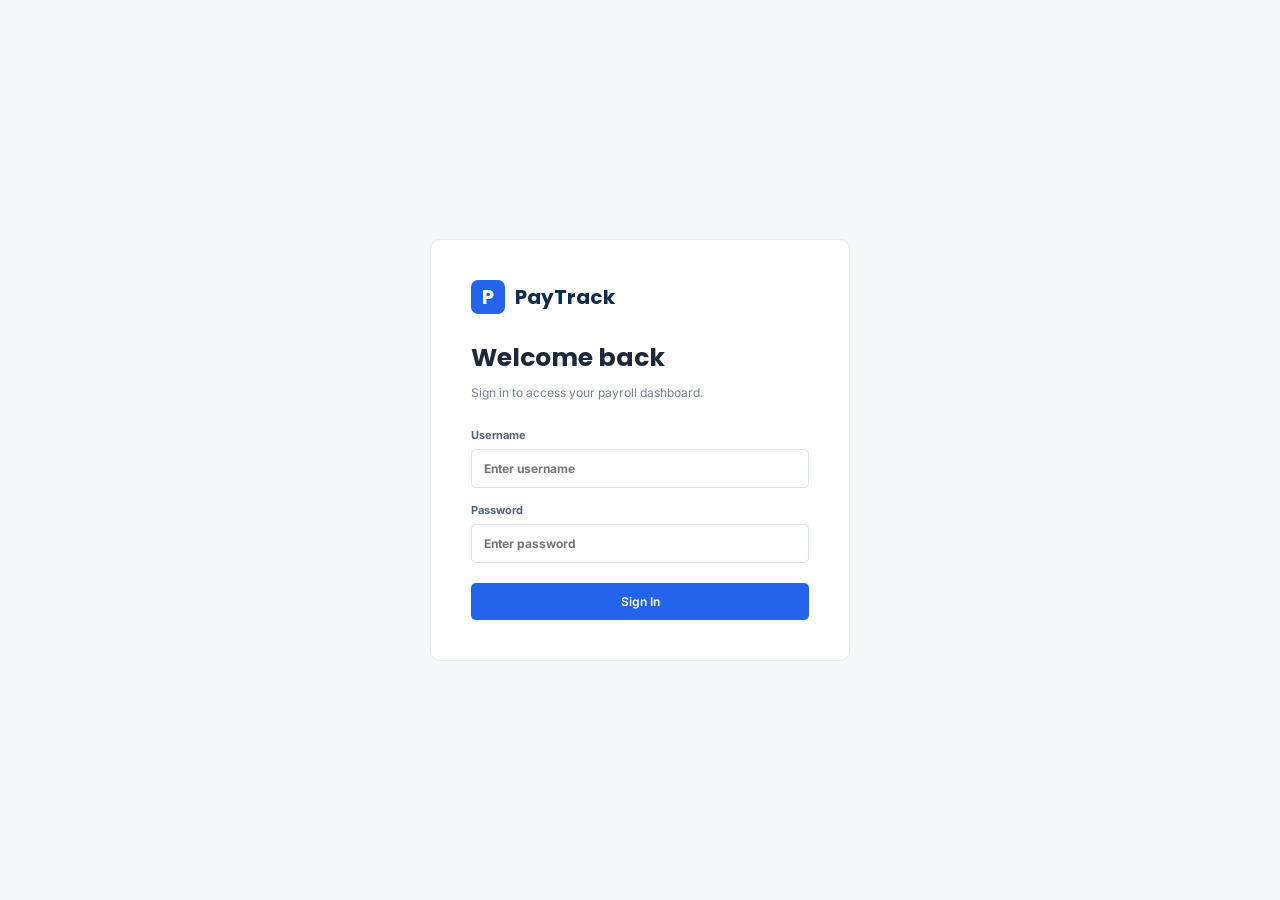
<file: index.html>
<!DOCTYPE html>
<html lang="en">
<head>
    <meta charset="UTF-8">
    <meta name="viewport" content="width=device-width, initial-scale=1.0">
    <title>PayTrack | Payroll Management</title>

    <link rel="preconnect" href="https://fonts.googleapis.com">
    <link rel="preconnect" href="https://fonts.gstatic.com" crossorigin>
    <link href="https://fonts.googleapis.com/css2?family=Inter:wght@400;500;600;700&family=Poppins:wght@500;600;700&display=swap" rel="stylesheet">

    <link rel="stylesheet" href="style.css">
</head>
<body>

<header class="topbar">
    <a href="#" class="brand">
        <span class="brand-logo">P</span>
        PayTrack
    </a>

    <nav class="navigation">
        <a href="#overview" class="nav-link active" data-page="overview">Overview</a>
        <a href="#employees" class="nav-link" data-page="employees">Employees</a>
        <a href="#payroll" class="nav-link" data-page="payroll">Payroll</a>
    </nav>

    <div class="topbar-right">
        <span class="admin-label">Administrator</span>
        <button class="btn btn-outline" id="logoutButton">Logout</button>
    </div>
</header>

<main class="container">

    <section class="page-heading">
        <div>
            <p class="eyebrow">PAYROLL MANAGEMENT / <span id="currentSection">OVERVIEW</span></p>
            <h1 id="pageTitle">Payroll Overview</h1>
            <p id="pageDescription">Manage your workforce and payroll operations.</p>
        </div>

        <div class="current-date" id="currentDate"></div>
    </section>

    <!-- OVERVIEW -->

    <section class="page-section" id="overviewPage">

        <div class="stats-grid">

            <div class="stat-card">
                <p>Total Employees</p>
                <h2 id="totalEmployees">0</h2>
                <span>Registered employees</span>
            </div>

            <div class="stat-card">
                <p>Active Employees</p>
                <h2 id="activeEmployees">0</h2>
                <span>Currently working</span>
            </div>

            <div class="stat-card">
                <p>Payroll Records</p>
                <h2 id="totalPayrolls">0</h2>
                <span>Generated payrolls</span>
            </div>

            <div class="stat-card">
                <p>Total Net Payroll</p>
                <h2 id="totalNetPayroll">₹0</h2>
                <span>Recorded net payments</span>
            </div>

        </div>

        <div class="panel">
            <div class="panel-heading">
                <div>
                    <h3>Recent Payroll Activity</h3>
                    <p>Recently generated salary records</p>
                </div>

                <button class="btn btn-outline" data-navigate="payroll">
                    View All
                </button>
            </div>

            <div class="table-container">
                <table>
                    <thead>
                        <tr>
                            <th>EMPLOYEE</th>
                            <th>PERIOD</th>
                            <th>GROSS SALARY</th>
                            <th>NET SALARY</th>
                            <th>DATE</th>
                        </tr>
                    </thead>
                    <tbody id="recentPayrollTable">
                        <tr>
                            <td colspan="5" class="empty-state">No payroll records available.</td>
                        </tr>
                    </tbody>
                </table>
            </div>
        </div>

    </section>

    <!-- EMPLOYEES -->

    <section class="page-section" id="employeesPage" hidden>

        <div class="section-toolbar">
            <div>
                <h2>Employee Directory</h2>
                <p>Manage employee information and salary details.</p>
            </div>

            <button class="btn btn-primary" id="addEmployeeButton">
                + Add Employee
            </button>
        </div>

        <div class="panel">
            <div class="table-toolbar">
                <input type="search" id="employeeSearch" placeholder="Search employees...">
                <span id="employeeCount">0 employees</span>
            </div>

            <div class="table-container">
                <table>
                    <thead>
                        <tr>
                            <th>EMPLOYEE</th>
                            <th>DEPARTMENT</th>
                            <th>DESIGNATION</th>
                            <th>BASIC SALARY</th>
                            <th>STATUS</th>
                            <th>ACTIONS</th>
                        </tr>
                    </thead>
                    <tbody id="employeeTable">
                        <tr>
                            <td colspan="6" class="empty-state">No employees found.</td>
                        </tr>
                    </tbody>
                </table>
            </div>
        </div>

    </section>

    <!-- PAYROLL -->

    <section class="page-section" id="payrollPage" hidden>

        <div class="section-toolbar">
            <div>
                <h2>Payroll Processing</h2>
                <p>Generate salaries and manage payroll history.</p>
            </div>

            <button class="btn btn-primary" id="generatePayrollButton">
                + Generate Payroll
            </button>
        </div>

        <div class="panel">
            <div class="table-toolbar">
                <input type="month" id="payrollMonth">
                <span id="payrollCount">0 records</span>
            </div>

            <div class="table-container">
                <table>
                    <thead>
                        <tr>
                            <th>EMPLOYEE</th>
                            <th>PERIOD</th>
                            <th>GROSS SALARY</th>
                            <th>DEDUCTIONS</th>
                            <th>NET SALARY</th>
                            <th>ACTIONS</th>
                        </tr>
                    </thead>
                    <tbody id="payrollTable">
                        <tr>
                            <td colspan="6" class="empty-state">No payroll records found.</td>
                        </tr>
                    </tbody>
                </table>
            </div>
        </div>

    </section>

</main>

<!-- EMPLOYEE MODAL -->

<div class="modal-overlay" id="employeeModal" hidden>
    <div class="modal">

        <div class="modal-header">
            <div>
                <p class="eyebrow">EMPLOYEE INFORMATION</p>
                <h2 id="employeeModalTitle">Add Employee</h2>
            </div>
            <button class="close-button" data-close="employeeModal">×</button>
        </div>

        <form id="employeeForm">

            <input type="hidden" id="employeeId">

            <div class="form-grid">

                <label>
                    Full Name
                    <input type="text" id="fullName" required>
                </label>

                <label>
                    Email Address
                    <input type="email" id="email" required>
                </label>

                <label>
                    Department
                    <input type="text" id="department" required>
                </label>

                <label>
                    Designation
                    <input type="text" id="designation" required>
                </label>

                <label>
                    Basic Salary (₹)
                    <input type="number" id="basicSalary" min="0.01" step="0.01" required>
                </label>

                <label>
                    HRA (₹)
                    <input type="number" id="hra" min="0" step="0.01" value="0" required>
                </label>

                <label>
                    Allowances (₹)
                    <input type="number" id="allowances" min="0" step="0.01" value="0" required>
                </label>

                <label>
                    Other Deductions (₹)
                    <input type="number" id="otherDeductions" min="0" step="0.01" value="0" required>
                </label>

                <label class="checkbox-label">
                    <input type="checkbox" id="active" checked>
                    Active Employee
                </label>

            </div>

            <div class="modal-actions">
                <button type="button" class="btn btn-outline" data-close="employeeModal">Cancel</button>
                <button type="submit" class="btn btn-primary">Save Employee</button>
            </div>

        </form>
    </div>
</div>

<!-- PAYROLL MODAL -->

<div class="modal-overlay" id="payrollModal" hidden>
    <div class="modal modal-small">

        <div class="modal-header">
            <div>
                <p class="eyebrow">MONTHLY PROCESSING</p>
                <h2>Generate Payroll</h2>
            </div>
            <button class="close-button" data-close="payrollModal">×</button>
        </div>

        <form id="payrollForm">

            <label>
                Select Employee
                <select id="payrollEmployee" required>
                    <option value="">Select an employee</option>
                </select>
            </label>

            <label>
                Pay Period
                <input type="month" id="payPeriod" required>
            </label>

            <p class="form-note">
                Payroll deductions will be calculated using the configured project rates.
            </p>

            <div class="modal-actions">
                <button type="button" class="btn btn-outline" data-close="payrollModal">Cancel</button>
                <button type="submit" class="btn btn-primary">Generate</button>
            </div>

        </form>
    </div>
</div>

<div id="toast" class="toast"></div>

<script src="app.js"></script>
</body>
</html>
</file>
<file: style.css>
:root {
    --navy: #102b50;
    --blue: #2463eb;
    --blue-dark: #194fc4;
    --background: #f5f7fa;
    --white: #ffffff;
    --text: #1d2939;
    --muted: #758195;
    --border: #e5e9f0;
    --green: #16845b;
    --red: #c24141;
}

* {
    box-sizing: border-box;
    margin: 0;
    padding: 0;
}

body {
    background: var(--background);
    color: var(--text);
    font-family: "Inter", sans-serif;
    font-size: 14px;
}

button, input, select {
    font: inherit;
}

button {
    cursor: pointer;
}

[hidden] {
    display: none !important;
}

/* NAVIGATION */

.topbar {
    height: 74px;
    padding: 0 5%;
    background: var(--white);
    border-bottom: 1px solid var(--border);
    display: flex;
    align-items: center;
    gap: 55px;
    position: sticky;
    top: 0;
    z-index: 5;
}

.brand {
    display: flex;
    align-items: center;
    gap: 10px;
    text-decoration: none;
    color: var(--navy);
    font-family: "Poppins", sans-serif;
    font-weight: 700;
    font-size: 20px;
}

.brand-logo {
    width: 34px;
    height: 34px;
    display: grid;
    place-items: center;
    background: var(--blue);
    color: white;
    border-radius: 7px;
}

.navigation {
    display: flex;
    height: 100%;
    gap: 28px;
}

.nav-link {
    display: flex;
    align-items: center;
    text-decoration: none;
    color: var(--muted);
    font-weight: 600;
    border-bottom: 2px solid transparent;
}

.nav-link.active,
.nav-link:hover {
    color: var(--blue);
    border-color: var(--blue);
}

.topbar-right {
    margin-left: auto;
    display: flex;
    align-items: center;
    gap: 18px;
}

.admin-label {
    font-size: 12px;
    font-weight: 600;
    color: var(--muted);
}

/* PAGE */

.container {
    max-width: 1450px;
    margin: auto;
    padding: 38px 5% 70px;
}

.page-heading {
    display: flex;
    justify-content: space-between;
    align-items: flex-end;
    margin-bottom: 28px;
}

.eyebrow {
    font-size: 10px;
    letter-spacing: 1.2px;
    font-weight: 700;
    color: #8995a6;
}

.page-heading h1 {
    font-family: "Poppins", sans-serif;
    font-size: 27px;
    margin: 10px 0 5px;
    letter-spacing: -0.6px;
}

.page-heading p,
.section-toolbar p {
    color: var(--muted);
    font-size: 13px;
}

.current-date {
    color: var(--muted);
    font-size: 12px;
}

/* STATISTICS */

.stats-grid {
    display: grid;
    grid-template-columns: repeat(4, 1fr);
    gap: 17px;
    margin-bottom: 24px;
}

.stat-card {
    background: var(--white);
    border: 1px solid var(--border);
    border-radius: 8px;
    padding: 21px;
}

.stat-card p {
    color: var(--muted);
    font-weight: 600;
    font-size: 12px;
}

.stat-card h2 {
    font-family: "Poppins", sans-serif;
    font-size: 27px;
    margin: 15px 0 4px;
}

.stat-card span {
    color: #9aa4b2;
    font-size: 11px;
}

/* PANELS AND TABLES */

.panel {
    background: var(--white);
    border: 1px solid var(--border);
    border-radius: 9px;
    overflow: hidden;
}

.panel-heading {
    padding: 21px 23px;
    display: flex;
    justify-content: space-between;
    align-items: center;
    border-bottom: 1px solid var(--border);
}

.panel-heading h3,
.section-toolbar h2 {
    font-family: "Poppins", sans-serif;
    font-size: 17px;
    margin-bottom: 5px;
}

.panel-heading p {
    color: var(--muted);
    font-size: 12px;
}

.table-container {
    width: 100%;
    overflow-x: auto;
}

table {
    width: 100%;
    border-collapse: collapse;
    white-space: nowrap;
}

th {
    background: #fafbfd;
    padding: 14px 20px;
    text-align: left;
    font-size: 10px;
    letter-spacing: 0.7px;
    color: #8a96a7;
    border-bottom: 1px solid var(--border);
}

td {
    padding: 15px 20px;
    font-size: 12px;
    color: #4c5a6d;
    border-bottom: 1px solid #edf0f4;
}

tbody tr:last-child td {
    border-bottom: none;
}

.empty-state {
    text-align: center;
    color: #8b96a5;
    padding: 30px;
}

/* BUTTONS */

.btn {
    padding: 10px 15px;
    border-radius: 5px;
    font-size: 12px;
    font-weight: 600;
    border: 1px solid transparent;
}

.btn-primary {
    background: var(--blue);
    color: white;
}

.btn-primary:hover {
    background: var(--blue-dark);
}

.btn-outline {
    background: white;
    border-color: #dce2ea;
    color: #526176;
}

.btn-outline:hover {
    border-color: var(--blue);
    color: var(--blue);
}

.action-button {
    background: none;
    border: none;
    color: var(--blue);
    font-size: 11px;
    font-weight: 600;
    margin-right: 12px;
}

.action-button.delete {
    color: var(--red);
}

/* EMPLOYEE AND PAYROLL TOOLBARS */

.section-toolbar {
    display: flex;
    justify-content: space-between;
    align-items: center;
    margin-bottom: 20px;
}

.table-toolbar {
    padding: 15px 20px;
    display: flex;
    justify-content: space-between;
    align-items: center;
    border-bottom: 1px solid var(--border);
}

.table-toolbar input {
    width: 300px;
    max-width: 100%;
    padding: 10px 12px;
    border: 1px solid var(--border);
    border-radius: 5px;
}

.table-toolbar span {
    font-size: 12px;
    color: var(--muted);
}

.employee-name {
    color: var(--text);
    font-weight: 600;
}

.employee-email {
    display: block;
    color: #929eac;
    font-size: 10px;
    margin-top: 4px;
}

.status {
    display: inline-block;
    padding: 5px 9px;
    border-radius: 20px;
    font-size: 10px;
    font-weight: 700;
}

.status.active {
    color: var(--green);
    background: #e8f7f0;
}

.status.inactive {
    color: #778396;
    background: #edf0f4;
}

/* MODALS */

.modal-overlay {
    position: fixed;
    inset: 0;
    background: rgba(15, 30, 50, 0.45);
    z-index: 10;
    display: grid;
    place-items: center;
    padding: 20px;
}

.modal {
    background: white;
    width: min(700px, 100%);
    max-height: 92vh;
    overflow-y: auto;
    border-radius: 10px;
    padding: 26px;
}

.modal-small {
    width: min(450px, 100%);
}

.modal-header {
    display: flex;
    justify-content: space-between;
    margin-bottom: 23px;
}

.modal-header h2 {
    font-family: "Poppins", sans-serif;
    font-size: 20px;
    margin-top: 7px;
}

.close-button {
    border: none;
    background: #f1f3f6;
    width: 30px;
    height: 30px;
    border-radius: 5px;
    font-size: 21px;
    color: #667085;
}

.form-grid {
    display: grid;
    grid-template-columns: 1fr 1fr;
    gap: 16px;
}

form label {
    display: flex;
    flex-direction: column;
    gap: 7px;
    color: #526176;
    font-size: 11px;
    font-weight: 700;
    margin-bottom: 15px;
}

form input,
form select {
    width: 100%;
    padding: 11px 12px;
    border: 1px solid #dce3eb;
    border-radius: 5px;
    outline: none;
    color: var(--text);
    background: white;
    font-size: 12px;
}

form input:focus,
form select:focus {
    border-color: var(--blue);
    box-shadow: 0 0 0 3px #eaf0ff;
}

.checkbox-label {
    flex-direction: row;
    align-items: center;
}

.checkbox-label input {
    width: auto;
}

.modal-actions {
    display: flex;
    justify-content: flex-end;
    gap: 10px;
    margin-top: 12px;
}

.form-note {
    color: var(--muted);
    background: #f4f7fc;
    padding: 12px;
    font-size: 11px;
    line-height: 1.6;
    margin-bottom: 15px;
}

/* NOTIFICATIONS */

.toast {
    position: fixed;
    bottom: 25px;
    right: 25px;
    padding: 13px 18px;
    background: var(--navy);
    color: white;
    border-radius: 6px;
    font-size: 12px;
    opacity: 0;
    pointer-events: none;
    transition: 0.2s;
    z-index: 20;
}

.toast.show {
    opacity: 1;
}

/* RESPONSIVE */

@media (max-width: 900px) {
    .stats-grid {
        grid-template-columns: repeat(2, 1fr);
    }

    .topbar {
        padding: 0 22px;
        gap: 25px;
    }
}

@media (max-width: 620px) {
    .topbar {
        height: auto;
        min-height: 70px;
        flex-wrap: wrap;
        padding: 12px 15px;
        gap: 0;
    }

    .navigation {
        order: 3;
        width: 100%;
        height: 42px;
        gap: 20px;
    }

    .admin-label {
        display: none;
    }

    .container {
        padding: 25px 15px;
    }

    .page-heading,
    .section-toolbar {
        align-items: flex-start;
        flex-direction: column;
        gap: 15px;
    }

    .stats-grid {
        gap: 10px;
    }

    .stat-card {
        padding: 15px;
    }

    .stat-card h2 {
        font-size: 21px;
    }

    .form-grid {
        grid-template-columns: 1fr;
    }

    .modal {
        padding: 20px;
    }
}
</file>
